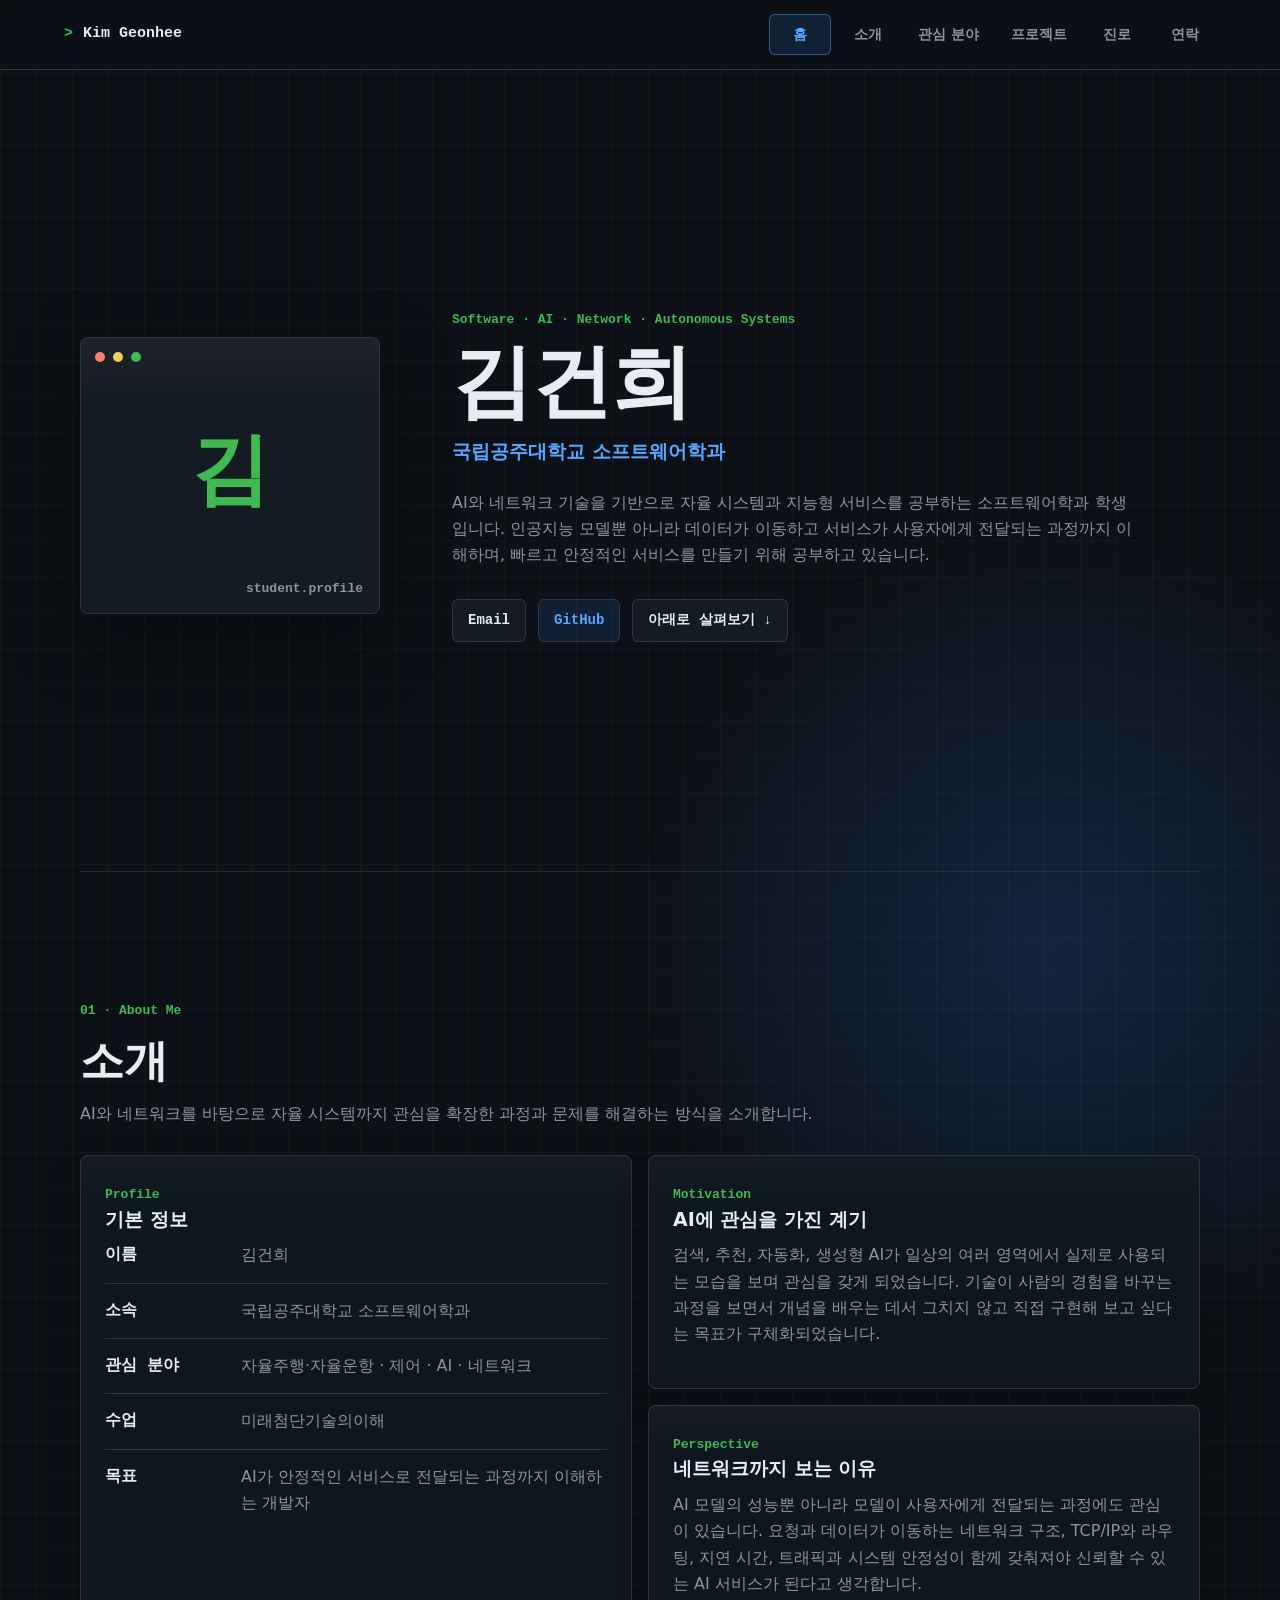
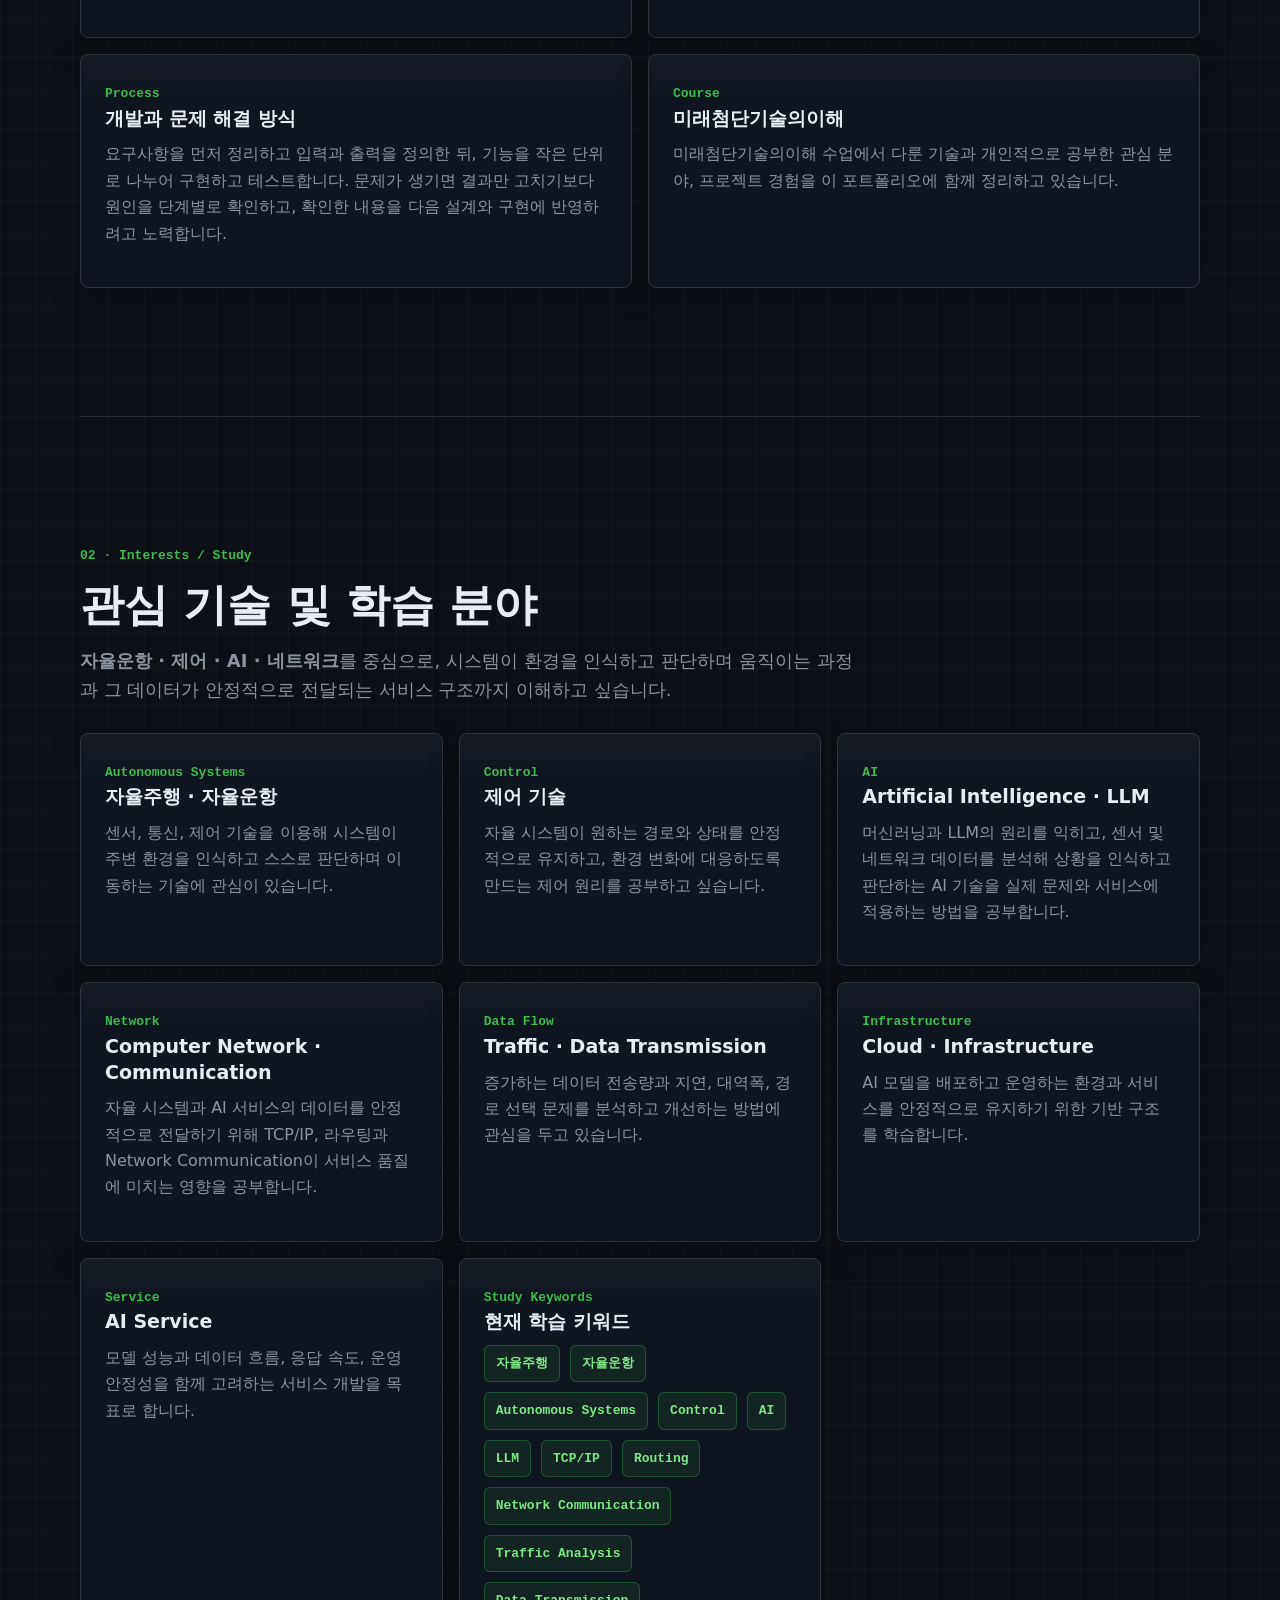
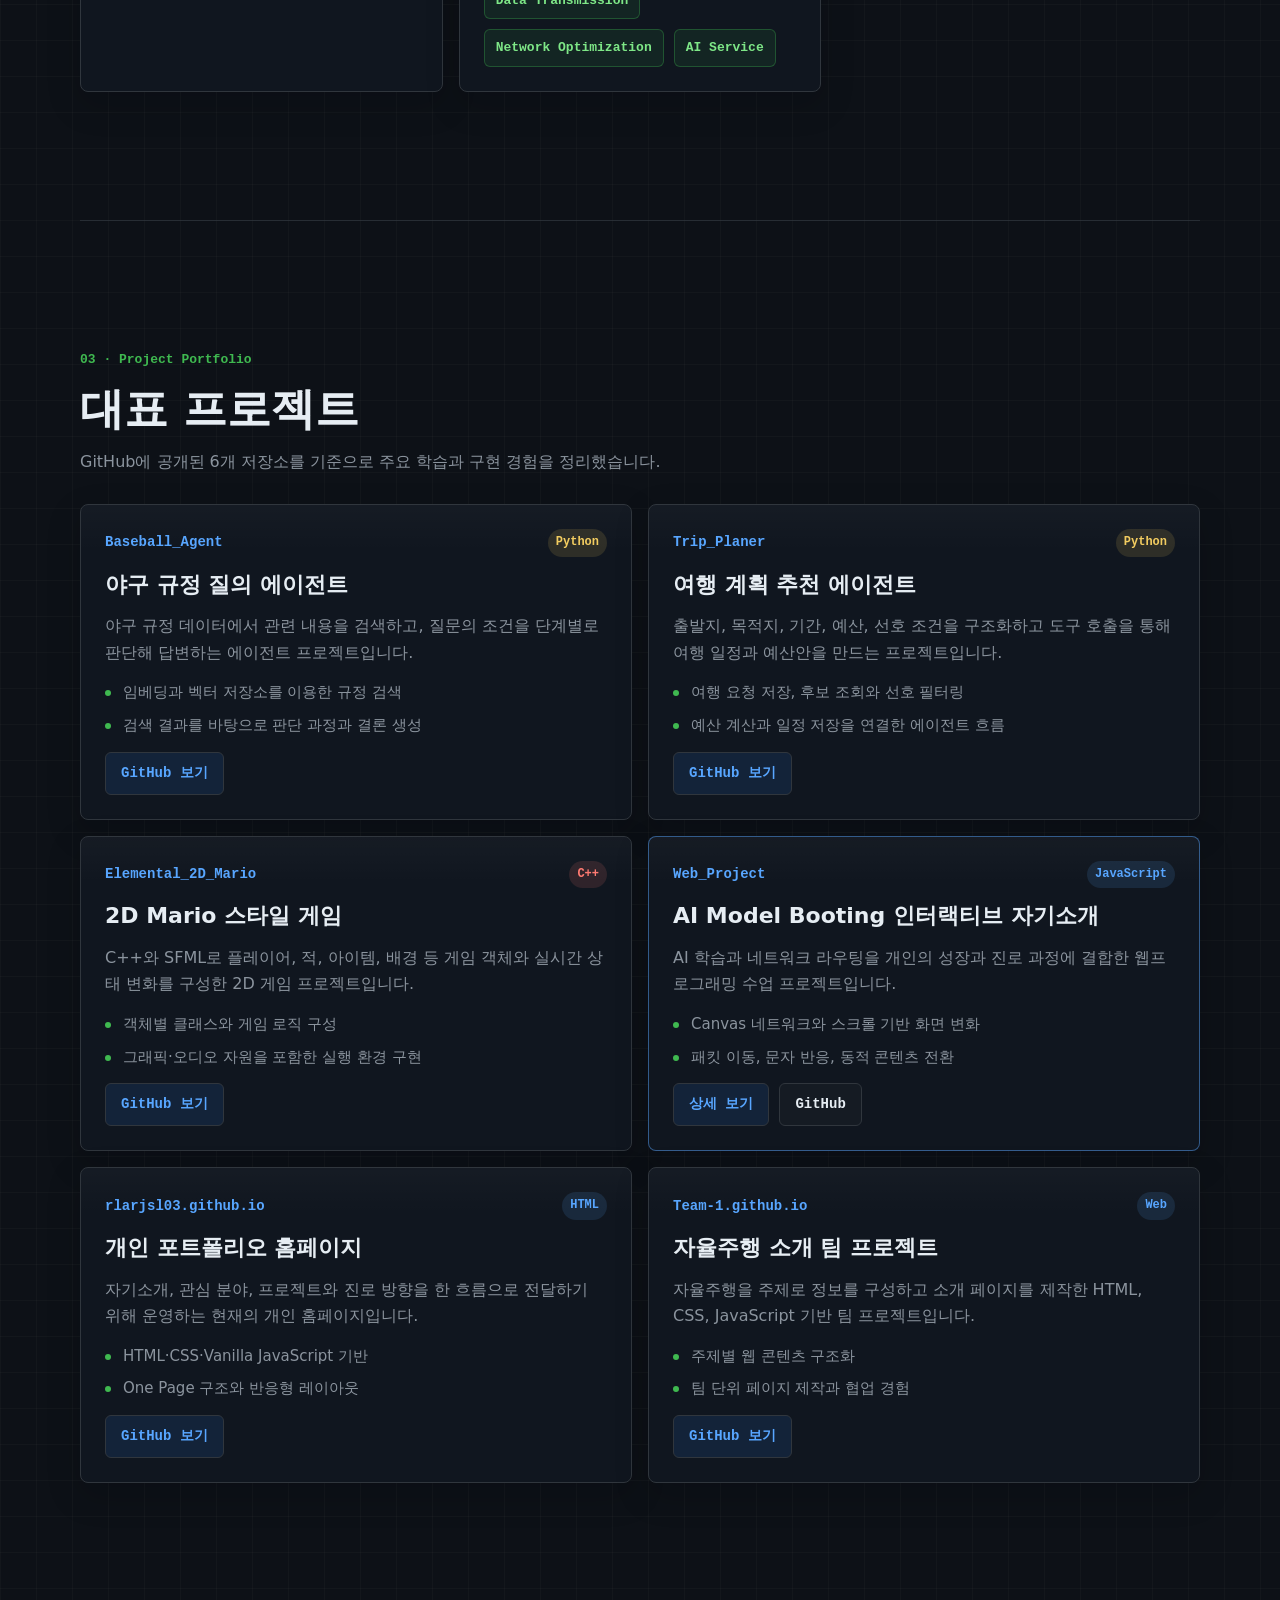
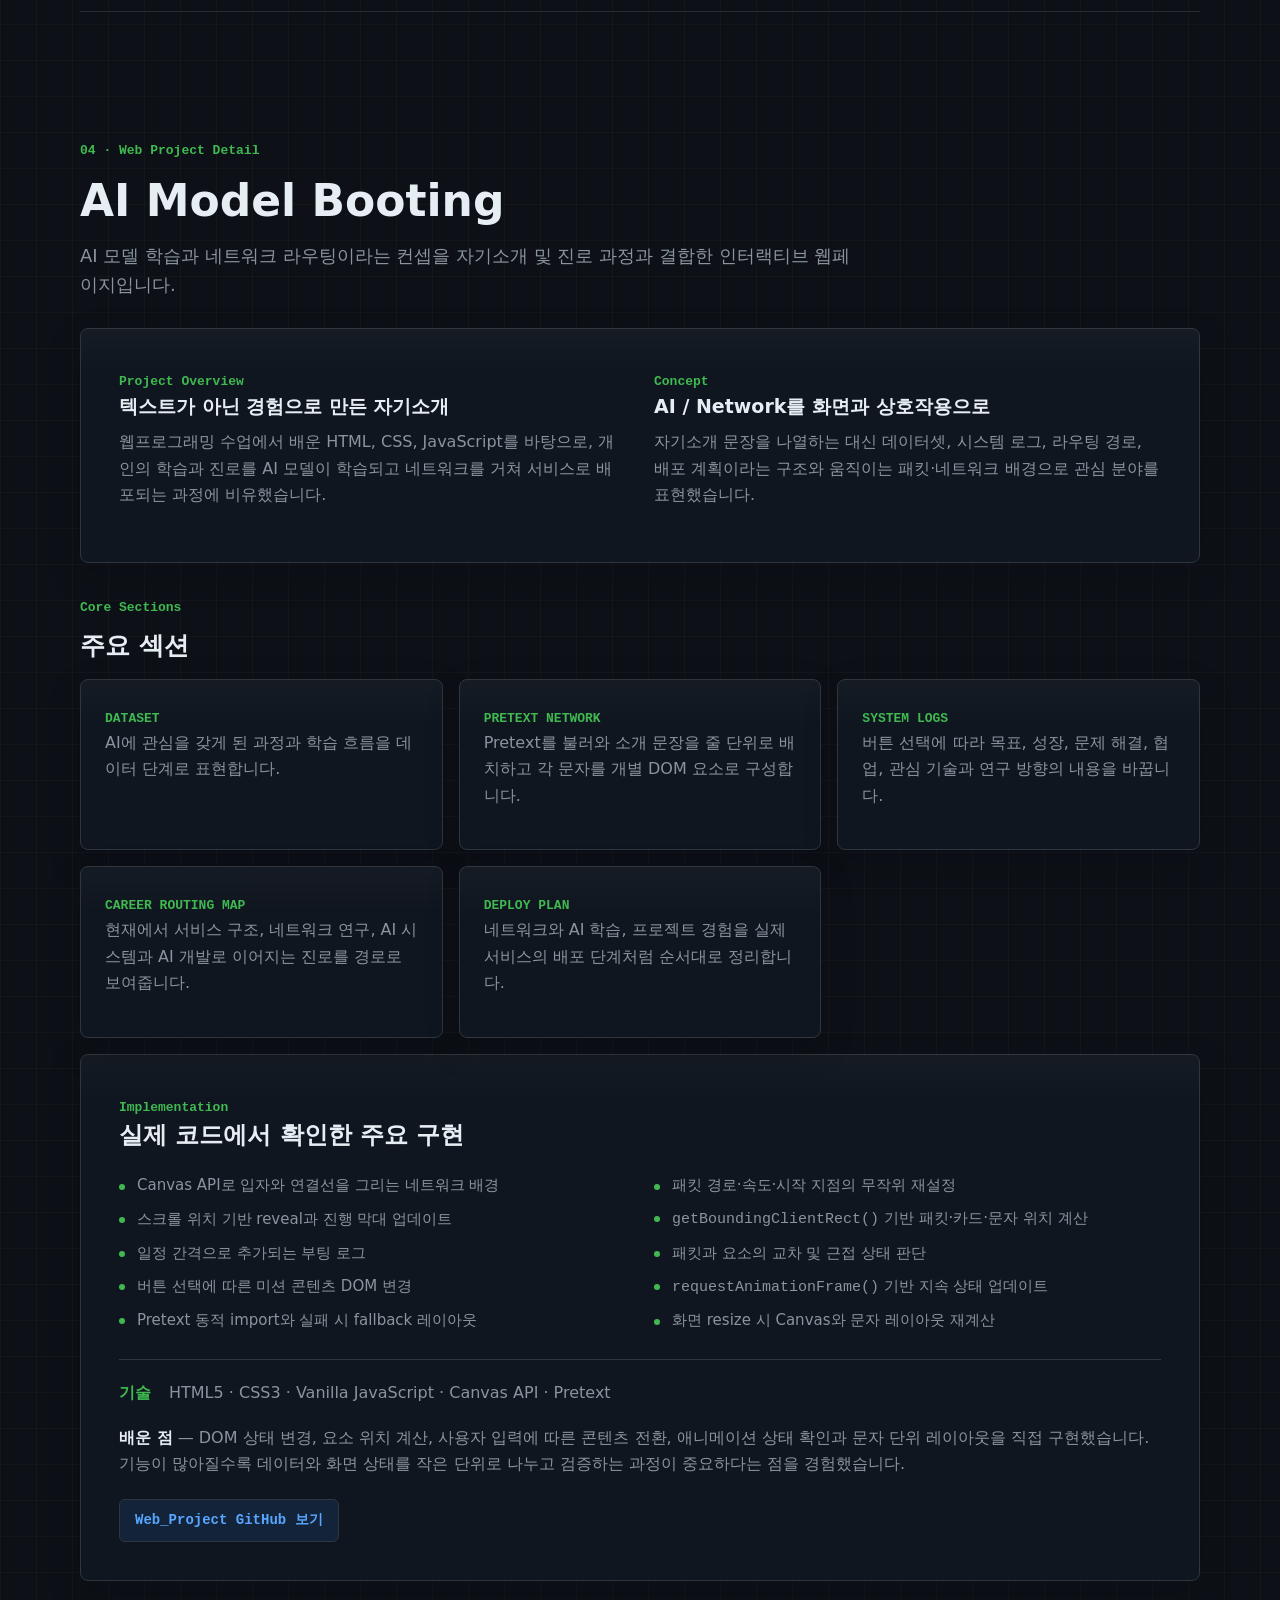
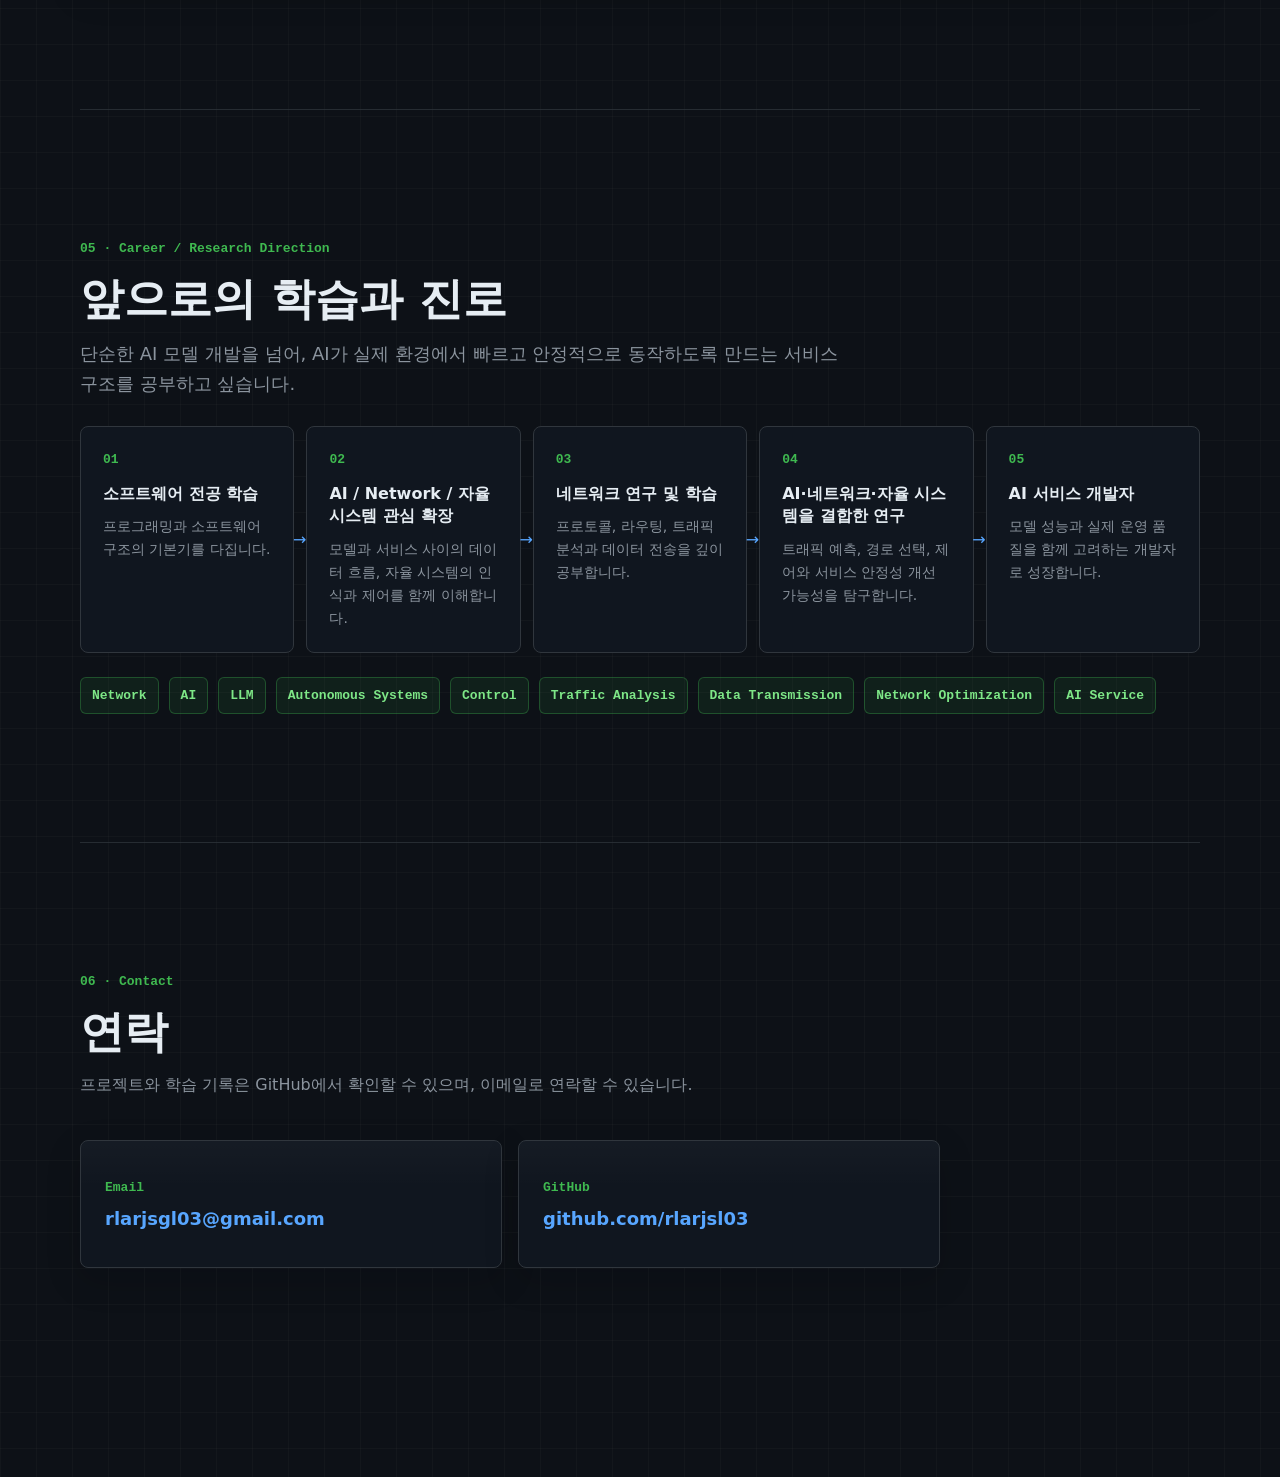
<file: index.html>
<!doctype html>
<html lang="ko">
<head>
  <meta charset="utf-8">
  <meta name="viewport" content="width=device-width, initial-scale=1">
  <meta name="description" content="AI와 네트워크를 기반으로 자율 시스템과 지능형 서비스를 공부하는 소프트웨어학과 학생 김건희의 포트폴리오입니다.">
  <title>김건희 | AI &amp; Network Portfolio</title>
  <link rel="stylesheet" href="styles.css">
  <script src="script.js" defer></script>
</head>
<body>
  <header class="site-header">
    <a class="brand" href="#home">Kim Geonhee</a>
    <nav class="top-tabs" aria-label="주요 섹션">
      <a class="active" href="#home">홈</a><a href="#about">소개</a><a href="#interests">관심 분야</a>
      <a href="#projects">프로젝트</a><a href="#career">진로</a><a href="#contact">연락</a>
    </nav>
  </header>

  <main>
    <section id="home" class="profile-hero page-section" aria-labelledby="home-title">
      <div class="profile-photo" aria-hidden="true">김</div>
      <div class="intro">
        <p class="eyebrow">Software · AI · Network · Autonomous Systems</p>
        <h1 id="home-title">김건희</h1>
        <p class="subtitle">국립공주대학교 소프트웨어학과</p>
        <p class="summary">AI와 네트워크 기술을 기반으로 자율 시스템과 지능형 서비스를 공부하는 소프트웨어학과 학생입니다. 인공지능 모델뿐 아니라 데이터가 이동하고 서비스가 사용자에게 전달되는 과정까지 이해하며, 빠르고 안정적인 서비스를 만들기 위해 공부하고 있습니다.</p>
        <div class="quick-links" aria-label="주요 링크">
          <a href="mailto:rlarjsgl03@gmail.com">Email</a>
          <a href="https://github.com/rlarjsl03" target="_blank" rel="noreferrer">GitHub</a>
          <a href="#about">아래로 살펴보기 ↓</a>
        </div>
      </div>
    </section>

    <section id="about" class="page-section" aria-labelledby="about-title">
      <div class="section-heading">
        <p class="eyebrow">01 · About Me</p><h2 id="about-title">소개</h2>
        <p>AI와 네트워크를 바탕으로 자율 시스템까지 관심을 확장한 과정과 문제를 해결하는 방식을 소개합니다.</p>
      </div>
      <div class="content-grid about-grid">
        <article class="panel">
          <span class="panel-label">Profile</span><h3>기본 정보</h3>
          <dl class="info-list">
            <div><dt>이름</dt><dd>김건희</dd></div>
            <div><dt>소속</dt><dd>국립공주대학교 소프트웨어학과</dd></div>
            <div><dt>관심 분야</dt><dd>자율주행·자율운항 · 제어 · AI · 네트워크</dd></div>
            <div><dt>수업</dt><dd>미래첨단기술의이해</dd></div>
            <div><dt>목표</dt><dd>AI가 안정적인 서비스로 전달되는 과정까지 이해하는 개발자</dd></div>
          </dl>
        </article>
        <article class="panel">
          <span class="panel-label">Motivation</span><h3>AI에 관심을 가진 계기</h3>
          <p>검색, 추천, 자동화, 생성형 AI가 일상의 여러 영역에서 실제로 사용되는 모습을 보며 관심을 갖게 되었습니다. 기술이 사람의 경험을 바꾸는 과정을 보면서 개념을 배우는 데서 그치지 않고 직접 구현해 보고 싶다는 목표가 구체화되었습니다.</p>
        </article>
        <article class="panel">
          <span class="panel-label">Perspective</span><h3>네트워크까지 보는 이유</h3>
          <p>AI 모델의 성능뿐 아니라 모델이 사용자에게 전달되는 과정에도 관심이 있습니다. 요청과 데이터가 이동하는 네트워크 구조, TCP/IP와 라우팅, 지연 시간, 트래픽과 시스템 안정성이 함께 갖춰져야 신뢰할 수 있는 AI 서비스가 된다고 생각합니다.</p>
        </article>
        <article class="panel">
          <span class="panel-label">Process</span><h3>개발과 문제 해결 방식</h3>
          <p>요구사항을 먼저 정리하고 입력과 출력을 정의한 뒤, 기능을 작은 단위로 나누어 구현하고 테스트합니다. 문제가 생기면 결과만 고치기보다 원인을 단계별로 확인하고, 확인한 내용을 다음 설계와 구현에 반영하려고 노력합니다.</p>
        </article>
        <article class="panel">
          <span class="panel-label">Course</span><h3>미래첨단기술의이해</h3>
          <p>미래첨단기술의이해 수업에서 다룬 기술과 개인적으로 공부한 관심 분야, 프로젝트 경험을 이 포트폴리오에 함께 정리하고 있습니다.</p>
        </article>
      </div>
    </section>

    <section id="interests" class="page-section" aria-labelledby="interests-title">
      <div class="section-heading">
        <p class="eyebrow">02 · Interests / Study</p><h2 id="interests-title">관심 기술 및 학습 분야</h2>
        <p class="section-lead"><strong>자율운항 · 제어 · AI · 네트워크</strong>를 중심으로, 시스템이 환경을 인식하고 판단하며 움직이는 과정과 그 데이터가 안정적으로 전달되는 서비스 구조까지 이해하고 싶습니다.</p>
      </div>
      <div class="content-grid interest-grid">
        <article class="panel"><span class="panel-label">Autonomous Systems</span><h3>자율주행 · 자율운항</h3><p>센서, 통신, 제어 기술을 이용해 시스템이 주변 환경을 인식하고 스스로 판단하며 이동하는 기술에 관심이 있습니다.</p></article>
        <article class="panel"><span class="panel-label">Control</span><h3>제어 기술</h3><p>자율 시스템이 원하는 경로와 상태를 안정적으로 유지하고, 환경 변화에 대응하도록 만드는 제어 원리를 공부하고 싶습니다.</p></article>
        <article class="panel"><span class="panel-label">AI</span><h3>Artificial Intelligence · LLM</h3><p>머신러닝과 LLM의 원리를 익히고, 센서 및 네트워크 데이터를 분석해 상황을 인식하고 판단하는 AI 기술을 실제 문제와 서비스에 적용하는 방법을 공부합니다.</p></article>
        <article class="panel"><span class="panel-label">Network</span><h3>Computer Network · Communication</h3><p>자율 시스템과 AI 서비스의 데이터를 안정적으로 전달하기 위해 TCP/IP, 라우팅과 Network Communication이 서비스 품질에 미치는 영향을 공부합니다.</p></article>
        <article class="panel"><span class="panel-label">Data Flow</span><h3>Traffic · Data Transmission</h3><p>증가하는 데이터 전송량과 지연, 대역폭, 경로 선택 문제를 분석하고 개선하는 방법에 관심을 두고 있습니다.</p></article>
        <article class="panel"><span class="panel-label">Infrastructure</span><h3>Cloud · Infrastructure</h3><p>AI 모델을 배포하고 운영하는 환경과 서비스를 안정적으로 유지하기 위한 기반 구조를 학습합니다.</p></article>
        <article class="panel"><span class="panel-label">Service</span><h3>AI Service</h3><p>모델 성능과 데이터 흐름, 응답 속도, 운영 안정성을 함께 고려하는 서비스 개발을 목표로 합니다.</p></article>
        <article class="panel"><span class="panel-label">Study Keywords</span><h3>현재 학습 키워드</h3><ul class="tag-list"><li>자율주행</li><li>자율운항</li><li>Autonomous Systems</li><li>Control</li><li>AI</li><li>LLM</li><li>TCP/IP</li><li>Routing</li><li>Network Communication</li><li>Traffic Analysis</li><li>Data Transmission</li><li>Network Optimization</li><li>AI Service</li></ul></article>
      </div>
    </section>

    <section id="projects" class="page-section" aria-labelledby="projects-title">
      <div class="section-heading">
        <p class="eyebrow">03 · Project Portfolio</p><h2 id="projects-title">대표 프로젝트</h2>
        <p>GitHub에 공개된 6개 저장소를 기준으로 주요 학습과 구현 경험을 정리했습니다.</p>
      </div>
      <div class="project-grid">
        <article class="panel project-card">
          <div class="project-topline"><span class="repo-name">Baseball_Agent</span><span class="repo-language python">Python</span></div>
          <h3>야구 규정 질의 에이전트</h3><p>야구 규정 데이터에서 관련 내용을 검색하고, 질문의 조건을 단계별로 판단해 답변하는 에이전트 프로젝트입니다.</p>
          <ul class="note-list"><li>임베딩과 벡터 저장소를 이용한 규정 검색</li><li>검색 결과를 바탕으로 판단 과정과 결론 생성</li></ul>
          <a class="text-button" href="https://github.com/rlarjsl03/Baseball_Agent" target="_blank" rel="noreferrer">GitHub 보기</a>
        </article>
        <article class="panel project-card">
          <div class="project-topline"><span class="repo-name">Trip_Planer</span><span class="repo-language python">Python</span></div>
          <h3>여행 계획 추천 에이전트</h3><p>출발지, 목적지, 기간, 예산, 선호 조건을 구조화하고 도구 호출을 통해 여행 일정과 예산안을 만드는 프로젝트입니다.</p>
          <ul class="note-list"><li>여행 요청 저장, 후보 조회와 선호 필터링</li><li>예산 계산과 일정 저장을 연결한 에이전트 흐름</li></ul>
          <a class="text-button" href="https://github.com/rlarjsl03/Trip_Planer" target="_blank" rel="noreferrer">GitHub 보기</a>
        </article>
        <article class="panel project-card">
          <div class="project-topline"><span class="repo-name">Elemental_2D_Mario</span><span class="repo-language cpp">C++</span></div>
          <h3>2D Mario 스타일 게임</h3><p>C++와 SFML로 플레이어, 적, 아이템, 배경 등 게임 객체와 실시간 상태 변화를 구성한 2D 게임 프로젝트입니다.</p>
          <ul class="note-list"><li>객체별 클래스와 게임 로직 구성</li><li>그래픽·오디오 자원을 포함한 실행 환경 구현</li></ul>
          <a class="text-button" href="https://github.com/rlarjsl03/Elemental_2D_Mario" target="_blank" rel="noreferrer">GitHub 보기</a>
        </article>
        <article class="panel project-card featured-card">
          <div class="project-topline"><span class="repo-name">Web_Project</span><span class="repo-language web">JavaScript</span></div>
          <h3>AI Model Booting 인터랙티브 자기소개</h3><p>AI 학습과 네트워크 라우팅을 개인의 성장과 진로 과정에 결합한 웹프로그래밍 수업 프로젝트입니다.</p>
          <ul class="note-list"><li>Canvas 네트워크와 스크롤 기반 화면 변화</li><li>패킷 이동, 문자 반응, 동적 콘텐츠 전환</li></ul>
          <div class="card-actions"><a class="text-button" href="#web-project">상세 보기</a><a class="text-button secondary" href="https://github.com/rlarjsl03/Web_Project" target="_blank" rel="noreferrer">GitHub</a></div>
        </article>
        <article class="panel project-card">
          <div class="project-topline"><span class="repo-name">rlarjsl03.github.io</span><span class="repo-language web">HTML</span></div>
          <h3>개인 포트폴리오 홈페이지</h3><p>자기소개, 관심 분야, 프로젝트와 진로 방향을 한 흐름으로 전달하기 위해 운영하는 현재의 개인 홈페이지입니다.</p>
          <ul class="note-list"><li>HTML·CSS·Vanilla JavaScript 기반</li><li>One Page 구조와 반응형 레이아웃</li></ul>
          <a class="text-button" href="https://github.com/rlarjsl03/rlarjsl03.github.io" target="_blank" rel="noreferrer">GitHub 보기</a>
        </article>
        <article class="panel project-card">
          <div class="project-topline"><span class="repo-name">Team-1.github.io</span><span class="repo-language web">Web</span></div>
          <h3>자율주행 소개 팀 프로젝트</h3><p>자율주행을 주제로 정보를 구성하고 소개 페이지를 제작한 HTML, CSS, JavaScript 기반 팀 프로젝트입니다.</p>
          <ul class="note-list"><li>주제별 웹 콘텐츠 구조화</li><li>팀 단위 페이지 제작과 협업 경험</li></ul>
          <a class="text-button" href="https://github.com/rlarjsl03/Team-1.github.io" target="_blank" rel="noreferrer">GitHub 보기</a>
        </article>
      </div>
    </section>

    <section id="web-project" class="page-section" aria-labelledby="web-project-title">
      <div class="section-heading">
        <p class="eyebrow">04 · Web Project Detail</p><h2 id="web-project-title">AI Model Booting</h2>
        <p class="section-lead">AI 모델 학습과 네트워크 라우팅이라는 컨셉을 자기소개 및 진로 과정과 결합한 인터랙티브 웹페이지입니다.</p>
      </div>
      <article class="panel detail-panel">
        <div class="detail-grid">
          <div><span class="panel-label">Project Overview</span><h3>텍스트가 아닌 경험으로 만든 자기소개</h3><p>웹프로그래밍 수업에서 배운 HTML, CSS, JavaScript를 바탕으로, 개인의 학습과 진로를 AI 모델이 학습되고 네트워크를 거쳐 서비스로 배포되는 과정에 비유했습니다.</p></div>
          <div><span class="panel-label">Concept</span><h3>AI / Network를 화면과 상호작용으로</h3><p>자기소개 문장을 나열하는 대신 데이터셋, 시스템 로그, 라우팅 경로, 배포 계획이라는 구조와 움직이는 패킷·네트워크 배경으로 관심 분야를 표현했습니다.</p></div>
        </div>
      </article>
      <div class="section-heading subheading"><p class="eyebrow">Core Sections</p><h3>주요 섹션</h3></div>
      <div class="content-grid web-section-grid">
        <article class="panel"><span class="panel-label">DATASET</span><p>AI에 관심을 갖게 된 과정과 학습 흐름을 데이터 단계로 표현합니다.</p></article>
        <article class="panel"><span class="panel-label">PRETEXT NETWORK</span><p>Pretext를 불러와 소개 문장을 줄 단위로 배치하고 각 문자를 개별 DOM 요소로 구성합니다.</p></article>
        <article class="panel"><span class="panel-label">SYSTEM LOGS</span><p>버튼 선택에 따라 목표, 성장, 문제 해결, 협업, 관심 기술과 연구 방향의 내용을 바꿉니다.</p></article>
        <article class="panel"><span class="panel-label">CAREER ROUTING MAP</span><p>현재에서 서비스 구조, 네트워크 연구, AI 시스템과 AI 개발로 이어지는 진로를 경로로 보여줍니다.</p></article>
        <article class="panel"><span class="panel-label">DEPLOY PLAN</span><p>네트워크와 AI 학습, 프로젝트 경험을 실제 서비스의 배포 단계처럼 순서대로 정리합니다.</p></article>
      </div>
      <article class="panel implementation-panel">
        <span class="panel-label">Implementation</span><h3>실제 코드에서 확인한 주요 구현</h3>
        <div class="detail-grid">
          <ul class="note-list"><li>Canvas API로 입자와 연결선을 그리는 네트워크 배경</li><li>스크롤 위치 기반 reveal과 진행 막대 업데이트</li><li>일정 간격으로 추가되는 부팅 로그</li><li>버튼 선택에 따른 미션 콘텐츠 DOM 변경</li><li>Pretext 동적 import와 실패 시 fallback 레이아웃</li></ul>
          <ul class="note-list"><li>패킷 경로·속도·시작 지점의 무작위 재설정</li><li><code>getBoundingClientRect()</code> 기반 패킷·카드·문자 위치 계산</li><li>패킷과 요소의 교차 및 근접 상태 판단</li><li><code>requestAnimationFrame()</code> 기반 지속 상태 업데이트</li><li>화면 resize 시 Canvas와 문자 레이아웃 재계산</li></ul>
        </div>
        <div class="tech-line"><strong>기술</strong><span>HTML5 · CSS3 · Vanilla JavaScript · Canvas API · Pretext</span></div>
        <p class="learning-note"><strong>배운 점</strong> — DOM 상태 변경, 요소 위치 계산, 사용자 입력에 따른 콘텐츠 전환, 애니메이션 상태 확인과 문자 단위 레이아웃을 직접 구현했습니다. 기능이 많아질수록 데이터와 화면 상태를 작은 단위로 나누고 검증하는 과정이 중요하다는 점을 경험했습니다.</p>
        <a class="text-button" href="https://github.com/rlarjsl03/Web_Project" target="_blank" rel="noreferrer">Web_Project GitHub 보기</a>
      </article>
    </section>

    <section id="career" class="page-section" aria-labelledby="career-title">
      <div class="section-heading">
        <p class="eyebrow">05 · Career / Research Direction</p><h2 id="career-title">앞으로의 학습과 진로</h2>
        <p class="section-lead">단순한 AI 모델 개발을 넘어, AI가 실제 환경에서 빠르고 안정적으로 동작하도록 만드는 서비스 구조를 공부하고 싶습니다.</p>
      </div>
      <ol class="career-route" aria-label="진로 방향">
        <li><span>01</span><div><strong>소프트웨어 전공 학습</strong><p>프로그래밍과 소프트웨어 구조의 기본기를 다집니다.</p></div></li>
        <li><span>02</span><div><strong>AI / Network / 자율 시스템 관심 확장</strong><p>모델과 서비스 사이의 데이터 흐름, 자율 시스템의 인식과 제어를 함께 이해합니다.</p></div></li>
        <li><span>03</span><div><strong>네트워크 연구 및 학습</strong><p>프로토콜, 라우팅, 트래픽 분석과 데이터 전송을 깊이 공부합니다.</p></div></li>
        <li><span>04</span><div><strong>AI·네트워크·자율 시스템을 결합한 연구</strong><p>트래픽 예측, 경로 선택, 제어와 서비스 안정성 개선 가능성을 탐구합니다.</p></div></li>
        <li><span>05</span><div><strong>AI 서비스 개발자</strong><p>모델 성능과 실제 운영 품질을 함께 고려하는 개발자로 성장합니다.</p></div></li>
      </ol>
      <ul class="tag-list career-tags"><li>Network</li><li>AI</li><li>LLM</li><li>Autonomous Systems</li><li>Control</li><li>Traffic Analysis</li><li>Data Transmission</li><li>Network Optimization</li><li>AI Service</li></ul>
    </section>

    <section id="contact" class="page-section contact-section" aria-labelledby="contact-title">
      <div class="section-heading"><p class="eyebrow">06 · Contact</p><h2 id="contact-title">연락</h2><p>프로젝트와 학습 기록은 GitHub에서 확인할 수 있으며, 이메일로 연락할 수 있습니다.</p></div>
      <div class="contact-links">
        <a class="panel contact-card" href="mailto:rlarjsgl03@gmail.com"><span class="panel-label">Email</span><strong>rlarjsgl03@gmail.com</strong></a>
        <a class="panel contact-card" href="https://github.com/rlarjsl03" target="_blank" rel="noreferrer"><span class="panel-label">GitHub</span><strong>github.com/rlarjsl03</strong></a>
      </div>
    </section>
  </main>
</body>
</html>
</file>
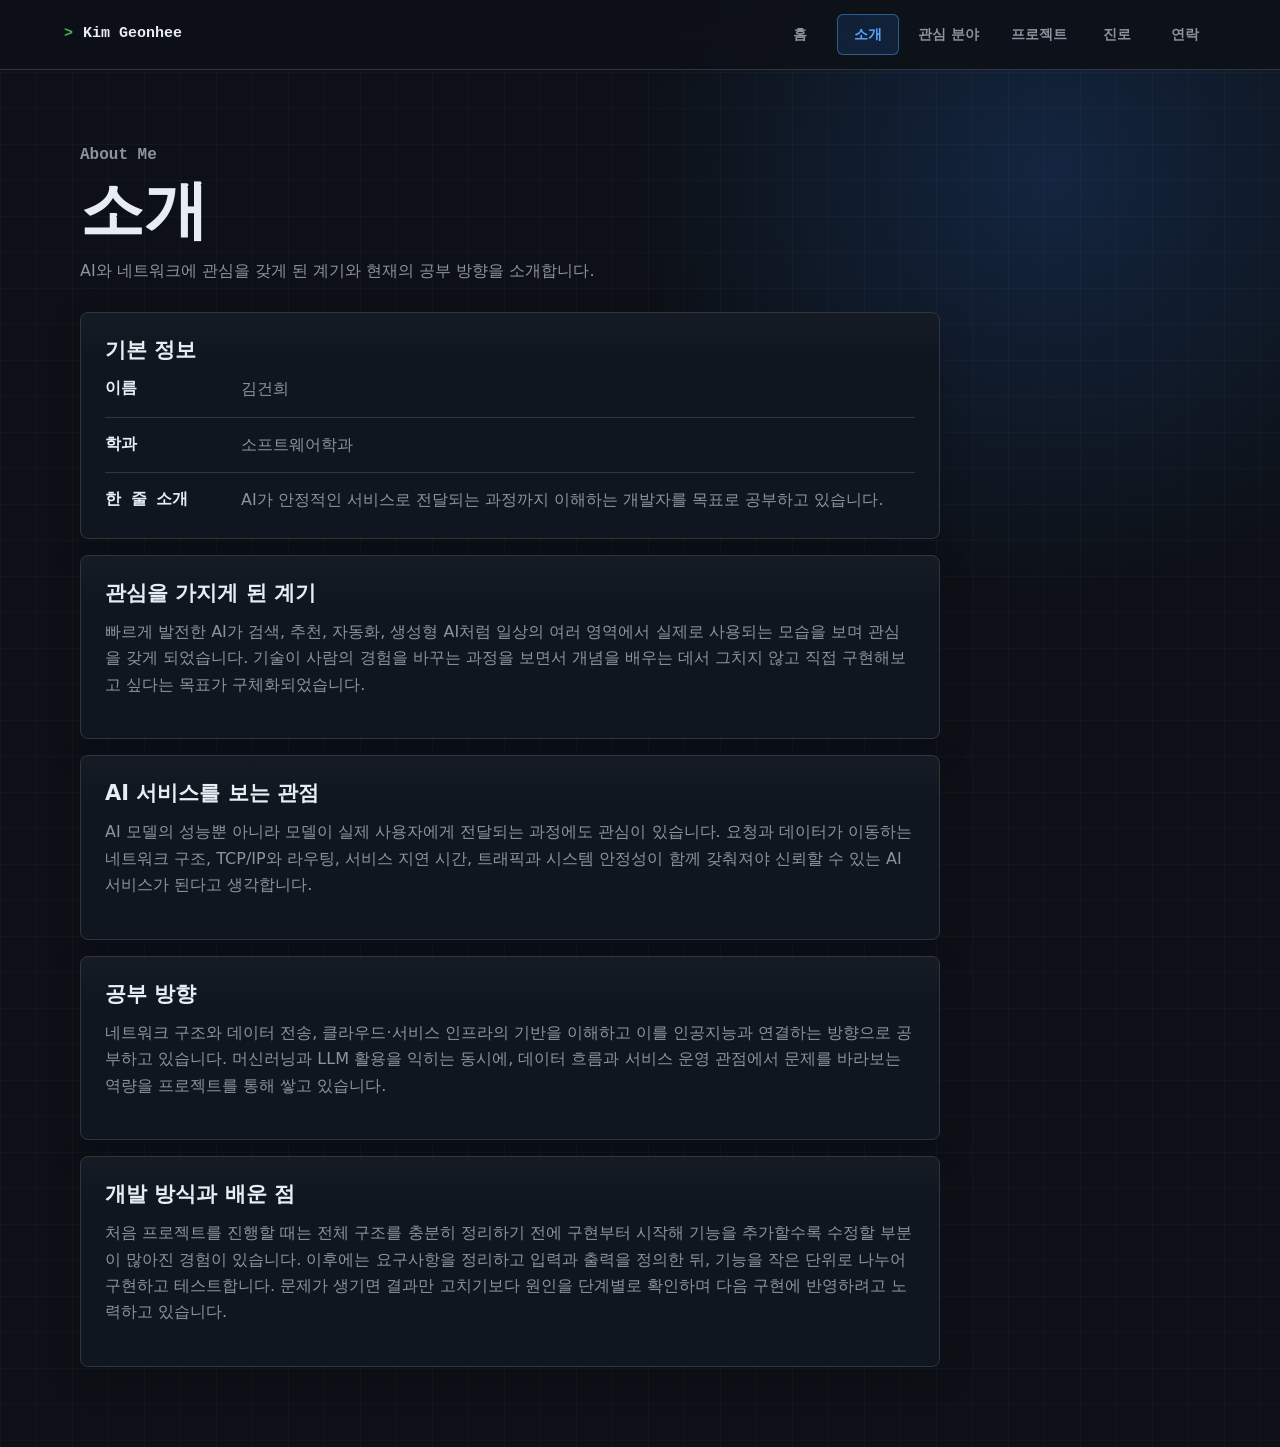
<file: about.html>
<!doctype html>
<html lang="ko">
  <head>
    <meta charset="utf-8">
    <meta name="viewport" content="width=device-width, initial-scale=1">
    <title>소개 | 김건희 개인 홈페이지</title>
    <link rel="stylesheet" href="styles.css">
  </head>
  <body>
    <header class="site-header">
      <a class="brand" href="index.html#home">Kim Geonhee</a>
      <nav class="top-tabs" aria-label="메인 포트폴리오 섹션">
        <a href="index.html#home">홈</a>
        <a class="active" href="index.html#about">소개</a>
        <a href="index.html#interests">관심 분야</a>
        <a href="index.html#projects">프로젝트</a>
        <a href="index.html#career">진로</a>
        <a href="index.html#contact">연락</a>
      </nav>
    </header>

    <main class="page">
      <section class="page-title">
        <p class="eyebrow">About Me</p>
        <h1>소개</h1>
        <p>AI와 네트워크에 관심을 갖게 된 계기와 현재의 공부 방향을 소개합니다.</p>
      </section>

      <section class="stack">
        <article class="panel">
          <h2>기본 정보</h2>
          <dl class="info-list">
            <div>
              <dt>이름</dt>
              <dd>김건희</dd>
            </div>
            <div>
              <dt>학과</dt>
              <dd>소프트웨어학과</dd>
            </div>
            <div>
              <dt>한 줄 소개</dt>
              <dd>AI가 안정적인 서비스로 전달되는 과정까지 이해하는 개발자를 목표로 공부하고 있습니다.</dd>
            </div>
          </dl>
        </article>

        <article class="panel">
          <h2>관심을 가지게 된 계기</h2>
          <p>
            빠르게 발전한 AI가 검색, 추천, 자동화, 생성형 AI처럼 일상의 여러 영역에서
            실제로 사용되는 모습을 보며 관심을 갖게 되었습니다. 기술이 사람의 경험을
            바꾸는 과정을 보면서 개념을 배우는 데서 그치지 않고 직접 구현해보고 싶다는
            목표가 구체화되었습니다.
          </p>
        </article>

        <article class="panel">
          <h2>AI 서비스를 보는 관점</h2>
          <p>
            AI 모델의 성능뿐 아니라 모델이 실제 사용자에게 전달되는 과정에도 관심이 있습니다.
            요청과 데이터가 이동하는 네트워크 구조, TCP/IP와 라우팅, 서비스 지연 시간,
            트래픽과 시스템 안정성이 함께 갖춰져야 신뢰할 수 있는 AI 서비스가 된다고 생각합니다.
          </p>
        </article>

        <article class="panel">
          <h2>공부 방향</h2>
          <p>
            네트워크 구조와 데이터 전송, 클라우드·서비스 인프라의 기반을 이해하고 이를
            인공지능과 연결하는 방향으로 공부하고 있습니다. 머신러닝과 LLM 활용을 익히는 동시에,
            데이터 흐름과 서비스 운영 관점에서 문제를 바라보는 역량을 프로젝트를 통해 쌓고 있습니다.
          </p>
        </article>

        <article class="panel">
          <h2>개발 방식과 배운 점</h2>
          <p>
            처음 프로젝트를 진행할 때는 전체 구조를 충분히 정리하기 전에 구현부터 시작해
            기능을 추가할수록 수정할 부분이 많아진 경험이 있습니다. 이후에는 요구사항을 정리하고
            입력과 출력을 정의한 뒤, 기능을 작은 단위로 나누어 구현하고 테스트합니다. 문제가 생기면
            결과만 고치기보다 원인을 단계별로 확인하며 다음 구현에 반영하려고 노력하고 있습니다.
          </p>
        </article>
      </section>
    </main>
  </body>
</html>
</file>
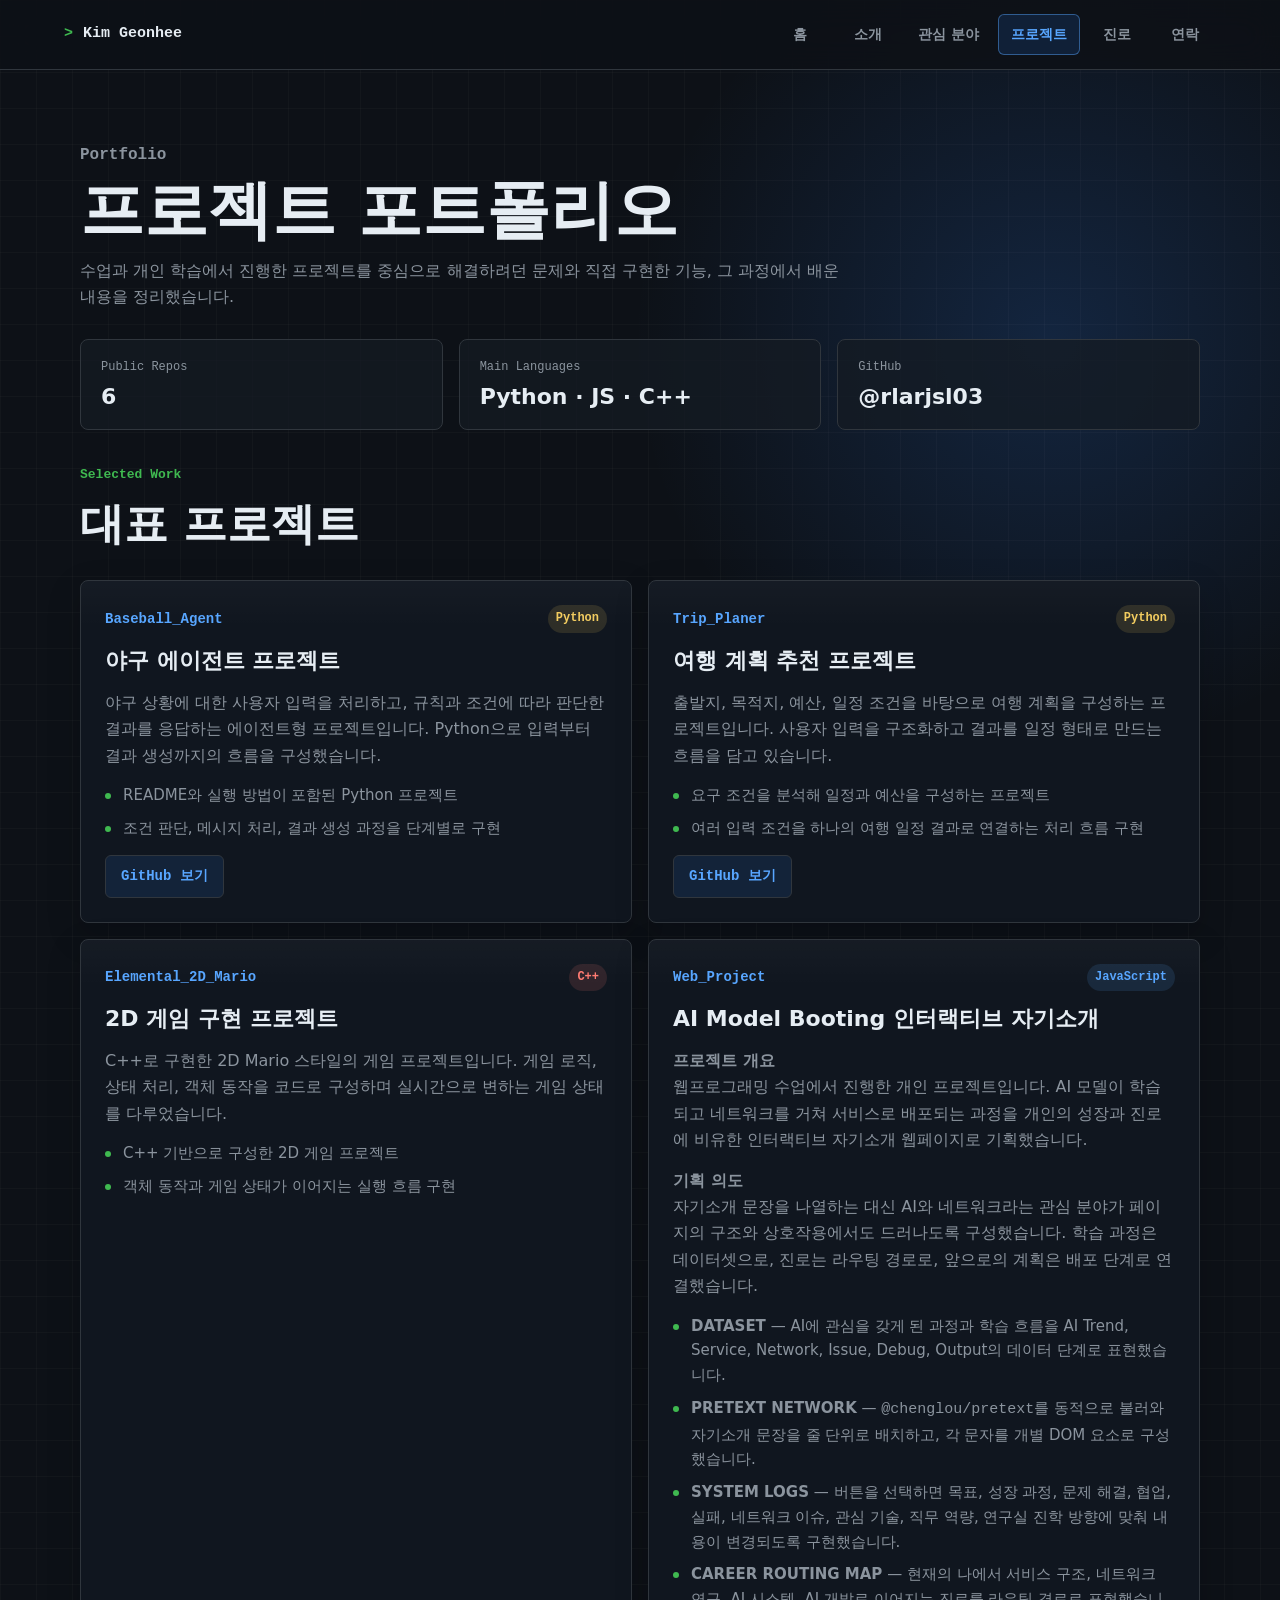
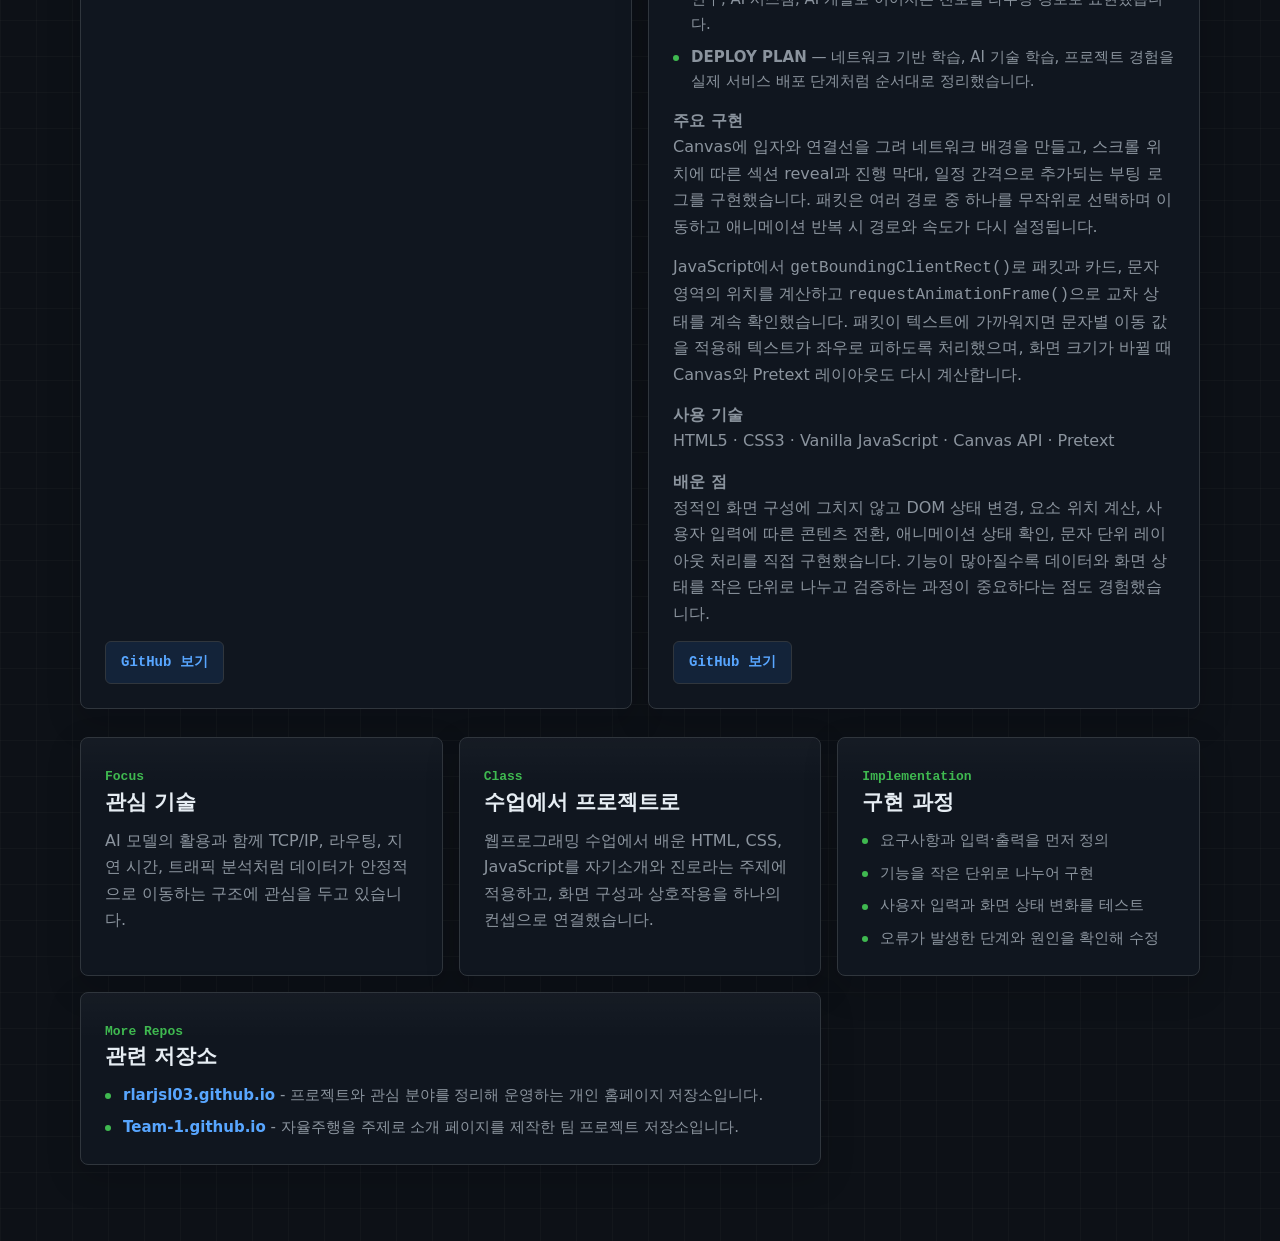
<file: classes.html>
<!doctype html>
<html lang="ko">
  <head>
    <meta charset="utf-8">
    <meta name="viewport" content="width=device-width, initial-scale=1">
    <title>포트폴리오 | 김건희 개인 홈페이지</title>
    <link rel="stylesheet" href="styles.css">
  </head>
  <body>
    <header class="site-header">
      <a class="brand" href="index.html#home">Kim Geonhee</a>
      <nav class="top-tabs" aria-label="메인 포트폴리오 섹션">
        <a href="index.html#home">홈</a>
        <a href="index.html#about">소개</a>
        <a href="index.html#interests">관심 분야</a>
        <a class="active" href="index.html#projects">프로젝트</a>
        <a href="index.html#career">진로</a>
        <a href="index.html#contact">연락</a>
      </nav>
    </header>

    <main class="page">
      <section class="page-title">
        <p class="eyebrow">Portfolio</p>
        <h1>프로젝트 포트폴리오</h1>
        <p>
          수업과 개인 학습에서 진행한 프로젝트를 중심으로 해결하려던 문제와
          직접 구현한 기능, 그 과정에서 배운 내용을 정리했습니다.
        </p>
      </section>

      <section class="stats-grid" aria-label="GitHub 요약">
        <article class="stat-card">
          <span>Public Repos</span>
          <strong>6</strong>
        </article>
        <article class="stat-card">
          <span>Main Languages</span>
          <strong>Python · JS · C++</strong>
        </article>
        <article class="stat-card">
          <span>GitHub</span>
          <strong>@rlarjsl03</strong>
        </article>
      </section>

      <section class="section-block">
        <div class="section-heading">
          <p class="eyebrow">Selected Work</p>
          <h2>대표 프로젝트</h2>
        </div>

        <div class="project-grid">
          <article class="panel project-card">
            <div class="project-topline">
              <span class="repo-name">Baseball_Agent</span>
              <span class="repo-language python">Python</span>
            </div>
            <h3>야구 에이전트 프로젝트</h3>
            <p>
              야구 상황에 대한 사용자 입력을 처리하고, 규칙과 조건에 따라 판단한 결과를
              응답하는 에이전트형 프로젝트입니다. Python으로 입력부터 결과 생성까지의
              흐름을 구성했습니다.
            </p>
            <ul class="note-list">
              <li>README와 실행 방법이 포함된 Python 프로젝트</li>
              <li>조건 판단, 메시지 처리, 결과 생성 과정을 단계별로 구현</li>
            </ul>
            <a class="text-button" href="https://github.com/rlarjsl03/Baseball_Agent" target="_blank" rel="noreferrer">GitHub 보기</a>
          </article>

          <article class="panel project-card">
            <div class="project-topline">
              <span class="repo-name">Trip_Planer</span>
              <span class="repo-language python">Python</span>
            </div>
            <h3>여행 계획 추천 프로젝트</h3>
            <p>
              출발지, 목적지, 예산, 일정 조건을 바탕으로 여행 계획을 구성하는
              프로젝트입니다. 사용자 입력을 구조화하고 결과를 일정 형태로 만드는
              흐름을 담고 있습니다.
            </p>
            <ul class="note-list">
              <li>요구 조건을 분석해 일정과 예산을 구성하는 프로젝트</li>
              <li>여러 입력 조건을 하나의 여행 일정 결과로 연결하는 처리 흐름 구현</li>
            </ul>
            <a class="text-button" href="https://github.com/rlarjsl03/Trip_Planer" target="_blank" rel="noreferrer">GitHub 보기</a>
          </article>

          <article class="panel project-card">
            <div class="project-topline">
              <span class="repo-name">Elemental_2D_Mario</span>
              <span class="repo-language cpp">C++</span>
            </div>
            <h3>2D 게임 구현 프로젝트</h3>
            <p>
              C++로 구현한 2D Mario 스타일의 게임 프로젝트입니다. 게임 로직,
              상태 처리, 객체 동작을 코드로 구성하며 실시간으로 변하는 게임 상태를
              다루었습니다.
            </p>
            <ul class="note-list">
              <li>C++ 기반으로 구성한 2D 게임 프로젝트</li>
              <li>객체 동작과 게임 상태가 이어지는 실행 흐름 구현</li>
            </ul>
            <a class="text-button" href="https://github.com/rlarjsl03/Elemental_2D_Mario" target="_blank" rel="noreferrer">GitHub 보기</a>
          </article>

          <article class="panel project-card">
            <div class="project-topline">
              <span class="repo-name">Web_Project</span>
              <span class="repo-language web">JavaScript</span>
            </div>
            <h3>AI Model Booting 인터랙티브 자기소개</h3>
            <p>
              <strong>프로젝트 개요</strong><br>
              웹프로그래밍 수업에서 진행한 개인 프로젝트입니다. AI 모델이 학습되고
              네트워크를 거쳐 서비스로 배포되는 과정을 개인의 성장과 진로에 비유한
              인터랙티브 자기소개 웹페이지로 기획했습니다.
            </p>
            <p>
              <strong>기획 의도</strong><br>
              자기소개 문장을 나열하는 대신 AI와 네트워크라는 관심 분야가 페이지의
              구조와 상호작용에서도 드러나도록 구성했습니다. 학습 과정은 데이터셋으로,
              진로는 라우팅 경로로, 앞으로의 계획은 배포 단계로 연결했습니다.
            </p>
            <ul class="note-list">
              <li><strong>DATASET</strong> — AI에 관심을 갖게 된 과정과 학습 흐름을 AI Trend, Service, Network, Issue, Debug, Output의 데이터 단계로 표현했습니다.</li>
              <li><strong>PRETEXT NETWORK</strong> — <code>@chenglou/pretext</code>를 동적으로 불러와 자기소개 문장을 줄 단위로 배치하고, 각 문자를 개별 DOM 요소로 구성했습니다.</li>
              <li><strong>SYSTEM LOGS</strong> — 버튼을 선택하면 목표, 성장 과정, 문제 해결, 협업, 실패, 네트워크 이슈, 관심 기술, 직무 역량, 연구실 진학 방향에 맞춰 내용이 변경되도록 구현했습니다.</li>
              <li><strong>CAREER ROUTING MAP</strong> — 현재의 나에서 서비스 구조, 네트워크 연구, AI 시스템, AI 개발로 이어지는 진로를 라우팅 경로로 표현했습니다.</li>
              <li><strong>DEPLOY PLAN</strong> — 네트워크 기반 학습, AI 기술 학습, 프로젝트 경험을 실제 서비스 배포 단계처럼 순서대로 정리했습니다.</li>
            </ul>
            <p>
              <strong>주요 구현</strong><br>
              Canvas에 입자와 연결선을 그려 네트워크 배경을 만들고, 스크롤 위치에 따른
              섹션 reveal과 진행 막대, 일정 간격으로 추가되는 부팅 로그를 구현했습니다.
              패킷은 여러 경로 중 하나를 무작위로 선택하며 이동하고 애니메이션 반복 시
              경로와 속도가 다시 설정됩니다.
            </p>
            <p>
              JavaScript에서 <code>getBoundingClientRect()</code>로 패킷과 카드, 문자 영역의
              위치를 계산하고 <code>requestAnimationFrame()</code>으로 교차 상태를 계속 확인했습니다.
              패킷이 텍스트에 가까워지면 문자별 이동 값을 적용해 텍스트가 좌우로 피하도록
              처리했으며, 화면 크기가 바뀔 때 Canvas와 Pretext 레이아웃도 다시 계산합니다.
            </p>
            <p>
              <strong>사용 기술</strong><br>
              HTML5 · CSS3 · Vanilla JavaScript · Canvas API · Pretext
            </p>
            <p>
              <strong>배운 점</strong><br>
              정적인 화면 구성에 그치지 않고 DOM 상태 변경, 요소 위치 계산, 사용자 입력에 따른
              콘텐츠 전환, 애니메이션 상태 확인, 문자 단위 레이아웃 처리를 직접 구현했습니다.
              기능이 많아질수록 데이터와 화면 상태를 작은 단위로 나누고 검증하는 과정이 중요하다는
              점도 경험했습니다.
            </p>
            <a class="text-button" href="https://github.com/rlarjsl03/Web_Project" target="_blank" rel="noreferrer">GitHub 보기</a>
          </article>
        </div>
      </section>

      <section class="content-grid">
        <article class="panel">
          <span class="panel-label">Focus</span>
          <h2>관심 기술</h2>
          <p>
            AI 모델의 활용과 함께 TCP/IP, 라우팅, 지연 시간, 트래픽 분석처럼
            데이터가 안정적으로 이동하는 구조에 관심을 두고 있습니다.
          </p>
        </article>

        <article class="panel">
          <span class="panel-label">Class</span>
          <h2>수업에서 프로젝트로</h2>
          <p>
            웹프로그래밍 수업에서 배운 HTML, CSS, JavaScript를 자기소개와 진로라는
            주제에 적용하고, 화면 구성과 상호작용을 하나의 컨셉으로 연결했습니다.
          </p>
        </article>

        <article class="panel">
          <span class="panel-label">Implementation</span>
          <h2>구현 과정</h2>
          <ul class="note-list">
            <li>요구사항과 입력·출력을 먼저 정의</li>
            <li>기능을 작은 단위로 나누어 구현</li>
            <li>사용자 입력과 화면 상태 변화를 테스트</li>
            <li>오류가 발생한 단계와 원인을 확인해 수정</li>
          </ul>
        </article>

        <article class="panel wide">
          <span class="panel-label">More Repos</span>
          <h2>관련 저장소</h2>
          <ul class="note-list">
            <li>
              <a href="https://github.com/rlarjsl03/rlarjsl03.github.io" target="_blank" rel="noreferrer">rlarjsl03.github.io</a>
              - 프로젝트와 관심 분야를 정리해 운영하는 개인 홈페이지 저장소입니다.
            </li>
            <li>
              <a href="https://github.com/rlarjsl03/Team-1.github.io" target="_blank" rel="noreferrer">Team-1.github.io</a>
              - 자율주행을 주제로 소개 페이지를 제작한 팀 프로젝트 저장소입니다.
            </li>
          </ul>
        </article>
      </section>
    </main>
  </body>
</html>
</file>
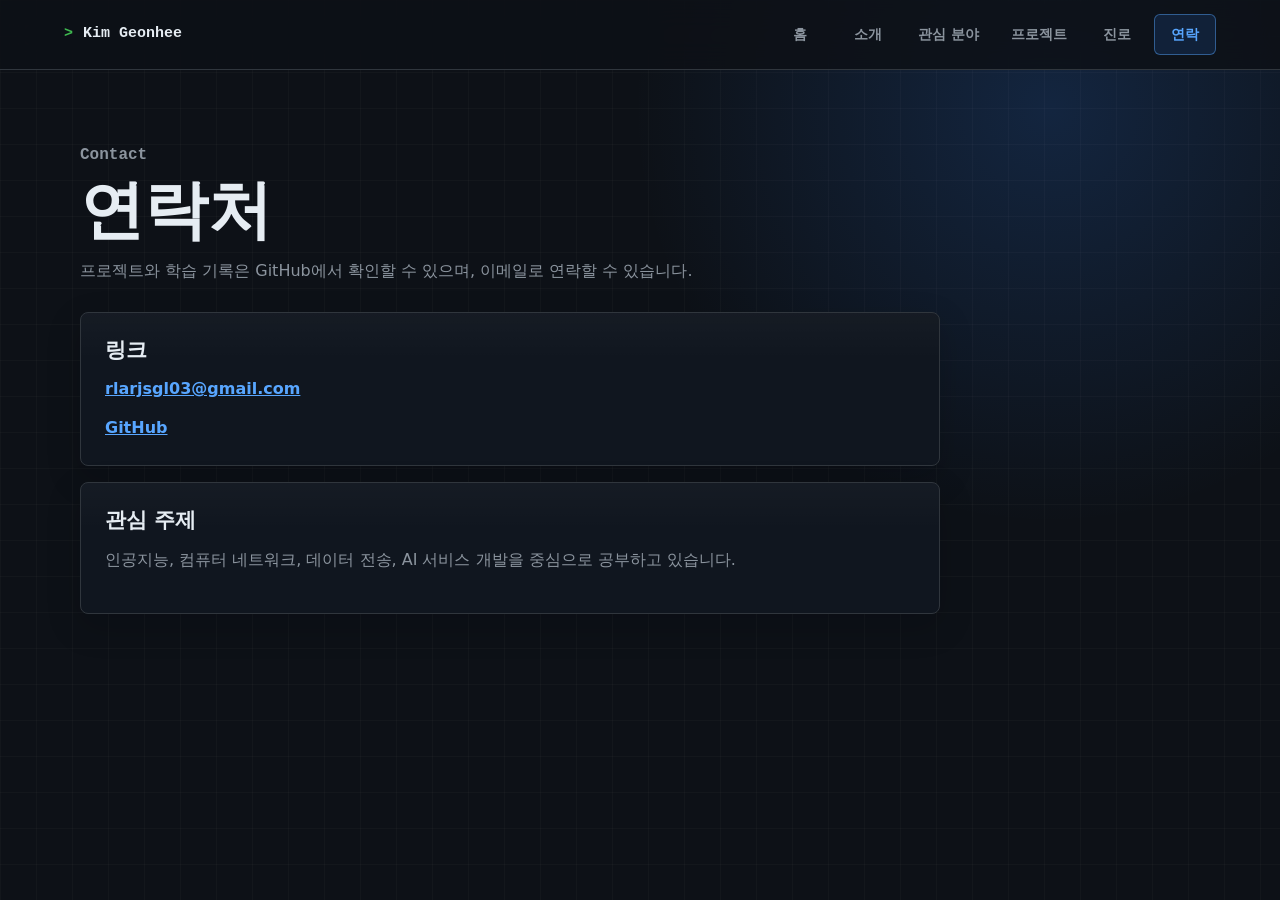
<file: contact.html>
<!doctype html>
<html lang="ko">
  <head>
    <meta charset="utf-8">
    <meta name="viewport" content="width=device-width, initial-scale=1">
    <title>연락 | 김건희 개인 홈페이지</title>
    <link rel="stylesheet" href="styles.css">
  </head>
  <body>
    <header class="site-header">
      <a class="brand" href="index.html#home">Kim Geonhee</a>
      <nav class="top-tabs" aria-label="메인 포트폴리오 섹션">
        <a href="index.html#home">홈</a>
        <a href="index.html#about">소개</a>
        <a href="index.html#interests">관심 분야</a>
        <a href="index.html#projects">프로젝트</a>
        <a href="index.html#career">진로</a>
        <a class="active" href="index.html#contact">연락</a>
      </nav>
    </header>

    <main class="page">
      <section class="page-title">
        <p class="eyebrow">Contact</p>
        <h1>연락처</h1>
        <p>프로젝트와 학습 기록은 GitHub에서 확인할 수 있으며, 이메일로 연락할 수 있습니다.</p>
      </section>

      <section class="stack">
        <article class="panel">
          <h2>링크</h2>
          <ul class="link-list">
            <li><a href="mailto:rlarjsgl03@gmail.com">rlarjsgl03@gmail.com</a></li>
            <li><a href="https://github.com/rlarjsl03" target="_blank" rel="noreferrer">GitHub</a></li>
          </ul>
        </article>

        <article class="panel">
          <h2>관심 주제</h2>
          <p>인공지능, 컴퓨터 네트워크, 데이터 전송, AI 서비스 개발을 중심으로 공부하고 있습니다.</p>
        </article>
      </section>
    </main>
  </body>
</html>
</file>
<file: styles.css>
:root {
  color-scheme: dark;
  --bg: #0d1117;
  --panel: #151b23;
  --panel-soft: #10161f;
  --ink: #e6edf3;
  --muted: #8b949e;
  --line: #30363d;
  --accent: #2f81f7;
  --accent-strong: #58a6ff;
  --green: #3fb950;
  --shadow: 0 24px 70px rgba(1, 4, 9, 0.36);
}

* {
  box-sizing: border-box;
}

html {
  scroll-behavior: smooth;
  scroll-padding-top: 88px;
}

body {
  margin: 0;
  min-height: 100vh;
  background:
    linear-gradient(rgba(255, 255, 255, 0.025) 1px, transparent 1px),
    linear-gradient(90deg, rgba(255, 255, 255, 0.025) 1px, transparent 1px),
    radial-gradient(circle at 82% 12%, rgba(47, 129, 247, 0.18), transparent 26rem),
    var(--bg);
  background-size: 36px 36px, 36px 36px, auto, auto;
  color: var(--ink);
  font-family: Inter, ui-sans-serif, system-ui, -apple-system, BlinkMacSystemFont, "Segoe UI",
    "Noto Sans KR", Arial, sans-serif;
  line-height: 1.65;
}

a {
  color: inherit;
}

.site-header {
  position: sticky;
  top: 0;
  z-index: 10;
  display: flex;
  align-items: center;
  justify-content: space-between;
  gap: 24px;
  min-height: 68px;
  padding: 14px clamp(18px, 5vw, 64px);
  background: rgba(13, 17, 23, 0.86);
  border-bottom: 1px solid var(--line);
  backdrop-filter: blur(16px);
}

.brand {
  display: inline-flex;
  align-items: center;
  gap: 10px;
  color: var(--ink);
  font-family: "SFMono-Regular", Consolas, "Liberation Mono", monospace;
  font-size: 15px;
  font-weight: 700;
  text-decoration: none;
}

.brand::before {
  content: ">";
  color: var(--green);
}

.top-tabs {
  display: flex;
  align-items: center;
  justify-content: flex-end;
  gap: 6px;
  flex-wrap: wrap;
  scrollbar-width: none;
}

.top-tabs::-webkit-scrollbar {
  display: none;
}

.top-tabs a {
  min-width: 62px;
  padding: 8px 12px;
  border: 1px solid transparent;
  border-radius: 6px;
  color: var(--muted);
  font-size: 14px;
  font-weight: 700;
  text-align: center;
  text-decoration: none;
}

.top-tabs a:hover,
.top-tabs a.active {
  border-color: rgba(88, 166, 255, 0.45);
  background: rgba(47, 129, 247, 0.14);
  color: var(--accent-strong);
}

main {
  width: min(1120px, calc(100% - 36px));
  margin: 0 auto;
  padding: 52px 0 80px;
}

.page-section {
  scroll-margin-top: 88px;
  padding: 128px 0;
  border-bottom: 1px solid rgba(48, 54, 61, 0.72);
}

.page-section:last-child {
  border-bottom: 0;
}

.profile-hero {
  display: grid;
  grid-template-columns: 300px minmax(0, 1fr);
  gap: clamp(30px, 6vw, 72px);
  align-items: center;
  min-height: calc(100vh - 150px);
  padding-top: 28px;
  padding-bottom: 70px;
}

.profile-photo {
  position: relative;
  display: grid;
  place-items: center;
  width: min(100%, 300px);
  aspect-ratio: 1.08;
  border: 1px solid var(--line);
  border-radius: 8px;
  background:
    linear-gradient(180deg, rgba(255, 255, 255, 0.04), transparent 24%),
    var(--panel);
  box-shadow: var(--shadow);
  color: var(--green);
  font-family: "SFMono-Regular", Consolas, "Liberation Mono", monospace;
  font-size: 78px;
  font-weight: 800;
}

.profile-photo::before {
  content: "";
  position: absolute;
  top: 14px;
  left: 14px;
  width: 10px;
  height: 10px;
  border-radius: 50%;
  background: #ff7b72;
  box-shadow: 18px 0 #f2cc60, 36px 0 var(--green);
}

.profile-photo::after {
  content: "student.profile";
  position: absolute;
  right: 16px;
  bottom: 14px;
  color: var(--muted);
  font-size: 13px;
  font-weight: 700;
}

.intro {
  max-width: 760px;
}

.eyebrow,
.panel-label {
  margin: 0 0 10px;
  color: var(--green);
  font-family: "SFMono-Regular", Consolas, "Liberation Mono", monospace;
  font-size: 13px;
  font-weight: 700;
  letter-spacing: 0;
  text-transform: none;
}

h1,
h2,
p {
  margin-top: 0;
}

h1 {
  margin-bottom: 14px;
  font-size: clamp(42px, 7vw, 80px);
  line-height: 1.02;
  letter-spacing: 0;
}

h2 {
  margin-bottom: 12px;
  font-size: 21px;
  line-height: 1.3;
}

h3 {
  margin: 0 0 10px;
  font-size: 19px;
  line-height: 1.35;
}

.subtitle {
  margin-bottom: 22px;
  color: var(--accent-strong);
  font-size: 19px;
  font-weight: 800;
}

.summary,
.page-title p,
.panel p,
.info-list,
.link-list {
  color: var(--muted);
  font-size: 16px;
}

.summary {
  max-width: 680px;
}

.quick-links {
  display: flex;
  gap: 12px;
  flex-wrap: wrap;
  margin-top: 30px;
}

.quick-links a,
.text-button {
  display: inline-flex;
  align-items: center;
  justify-content: center;
  min-height: 42px;
  padding: 9px 15px;
  border: 1px solid var(--line);
  border-radius: 6px;
  background: var(--panel);
  color: var(--ink);
  font-family: "SFMono-Regular", Consolas, "Liberation Mono", monospace;
  font-size: 14px;
  font-weight: 700;
  text-decoration: none;
}

.quick-links a:hover,
.text-button:hover {
  border-color: var(--accent-strong);
  color: var(--accent-strong);
}

.quick-links a:nth-child(2),
.text-button {
  background: rgba(47, 129, 247, 0.12);
  color: var(--accent-strong);
}

.content-grid {
  display: grid;
  grid-template-columns: repeat(3, minmax(0, 1fr));
  gap: 16px;
}

.stats-grid {
  display: grid;
  grid-template-columns: repeat(3, minmax(0, 1fr));
  gap: 16px;
  margin-bottom: 34px;
}

.stat-card {
  padding: 18px 20px;
  border: 1px solid var(--line);
  border-radius: 8px;
  background: rgba(21, 27, 35, 0.76);
}

.stat-card span {
  display: block;
  margin-bottom: 6px;
  color: var(--muted);
  font-family: "SFMono-Regular", Consolas, "Liberation Mono", monospace;
  font-size: 12px;
}

.stat-card strong {
  display: block;
  color: var(--ink);
  font-size: 22px;
  line-height: 1.25;
}

.section-block {
  margin-bottom: 28px;
}

.section-heading {
  max-width: 780px;
  margin-bottom: 28px;
}

.section-heading h2 {
  margin-bottom: 0;
  font-size: clamp(30px, 4vw, 44px);
}

.section-heading > p:last-child {
  margin-top: 12px;
  margin-bottom: 0;
  color: var(--muted);
}

.section-lead {
  font-size: 18px;
}

.subheading {
  margin-top: 34px;
  margin-bottom: 16px;
}

.subheading h3 {
  font-size: 25px;
}

.project-grid {
  display: grid;
  grid-template-columns: repeat(2, minmax(0, 1fr));
  gap: 16px;
}

.panel {
  min-width: 0;
  padding: 24px;
  border: 1px solid var(--line);
  border-radius: 8px;
  background:
    linear-gradient(180deg, rgba(255, 255, 255, 0.025), transparent 46px),
    var(--panel-soft);
  box-shadow: 0 12px 34px rgba(1, 4, 9, 0.18);
}

.panel:hover {
  border-color: rgba(88, 166, 255, 0.42);
}

.panel.wide {
  grid-column: span 2;
}

.project-card {
  display: flex;
  flex-direction: column;
  gap: 14px;
}

.project-card h3 {
  margin: 0;
  color: var(--ink);
  font-size: 22px;
  line-height: 1.3;
}

.project-card p {
  margin-bottom: 0;
}

.project-card .text-button {
  align-self: flex-start;
  margin-top: auto;
}

.featured-card {
  border-color: rgba(88, 166, 255, 0.48);
}

.card-actions {
  display: flex;
  gap: 10px;
  flex-wrap: wrap;
  margin-top: auto;
}

.project-card .card-actions .text-button {
  margin-top: 0;
}

.text-button.secondary {
  background: var(--panel);
  color: var(--ink);
}

.project-topline {
  display: flex;
  align-items: center;
  justify-content: space-between;
  gap: 12px;
}

.repo-name {
  color: var(--accent-strong);
  font-family: "SFMono-Regular", Consolas, "Liberation Mono", monospace;
  font-size: 14px;
  font-weight: 800;
}

.repo-language {
  flex: 0 0 auto;
  padding: 4px 8px;
  border-radius: 999px;
  font-family: "SFMono-Regular", Consolas, "Liberation Mono", monospace;
  font-size: 12px;
  font-weight: 800;
}

.repo-language.python {
  background: rgba(242, 204, 96, 0.13);
  color: #f2cc60;
}

.repo-language.cpp {
  background: rgba(255, 123, 114, 0.13);
  color: #ff7b72;
}

.repo-language.web {
  background: rgba(88, 166, 255, 0.13);
  color: var(--accent-strong);
}

.tag-list,
.link-list,
.note-list {
  display: flex;
  gap: 10px;
  flex-wrap: wrap;
  padding: 0;
  margin: 0;
  list-style: none;
}

.note-list {
  display: grid;
  gap: 8px;
  color: var(--muted);
  font-size: 15px;
}

.note-list li {
  position: relative;
  padding-left: 18px;
}

.note-list li::before {
  content: "";
  position: absolute;
  left: 0;
  top: 0.68em;
  width: 6px;
  height: 6px;
  border-radius: 50%;
  background: var(--green);
}

.tag-list li {
  padding: 7px 11px;
  border: 1px solid rgba(63, 185, 80, 0.32);
  border-radius: 6px;
  background: rgba(63, 185, 80, 0.09);
  color: #7ee787;
  font-family: "SFMono-Regular", Consolas, "Liberation Mono", monospace;
  font-size: 13px;
  font-weight: 700;
}

.page {
  padding-top: 72px;
}

.page-title {
  max-width: 760px;
  margin-bottom: 28px;
}

.page-title h1 {
  font-size: clamp(38px, 6vw, 64px);
}

.stack {
  display: grid;
  gap: 16px;
  max-width: 860px;
}

.info-list {
  display: grid;
  gap: 14px;
  margin: 0;
}

.info-list div {
  display: grid;
  grid-template-columns: 120px minmax(0, 1fr);
  gap: 16px;
  padding-bottom: 14px;
  border-bottom: 1px solid var(--line);
}

.info-list div:last-child {
  padding-bottom: 0;
  border-bottom: 0;
}

.info-list dt {
  color: var(--ink);
  font-family: "SFMono-Regular", Consolas, "Liberation Mono", monospace;
  font-weight: 800;
}

.info-list dd {
  margin: 0;
}

.about-grid {
  grid-template-columns: repeat(2, minmax(0, 1fr));
}

.about-grid .panel:first-child {
  grid-row: span 2;
}

.interest-grid .panel,
.web-section-grid .panel {
  height: 100%;
}

.detail-panel,
.implementation-panel {
  padding: clamp(24px, 4vw, 38px);
}

.detail-grid {
  display: grid;
  grid-template-columns: repeat(2, minmax(0, 1fr));
  gap: 28px;
}

.implementation-panel {
  margin-top: 16px;
}

.implementation-panel h3 {
  margin-bottom: 22px;
  font-size: 24px;
}

.tech-line {
  display: flex;
  gap: 18px;
  margin-top: 26px;
  padding-top: 20px;
  border-top: 1px solid var(--line);
}

.tech-line strong {
  flex: 0 0 auto;
  color: var(--green);
}

.tech-line span,
.learning-note {
  color: var(--muted);
}

.learning-note {
  margin: 18px 0 22px;
}

.learning-note strong {
  color: var(--ink);
}

.career-route {
  display: grid;
  grid-template-columns: repeat(5, minmax(0, 1fr));
  gap: 12px;
  padding: 0;
  margin: 0;
  list-style: none;
}

.career-route li {
  position: relative;
  min-width: 0;
  padding: 22px;
  border: 1px solid var(--line);
  border-radius: 8px;
  background: var(--panel-soft);
}

.career-route li:not(:last-child)::after {
  content: "→";
  position: absolute;
  top: 50%;
  right: -13px;
  z-index: 1;
  color: var(--accent-strong);
  transform: translateY(-50%);
}

.career-route li > span {
  display: block;
  margin-bottom: 12px;
  color: var(--green);
  font-family: "SFMono-Regular", Consolas, "Liberation Mono", monospace;
  font-size: 13px;
  font-weight: 800;
}

.career-route strong {
  display: block;
  line-height: 1.4;
}

.career-route p {
  margin: 10px 0 0;
  color: var(--muted);
  font-size: 14px;
}

.career-tags {
  margin-top: 24px;
}

.contact-section {
  min-height: 62vh;
}

.contact-section .section-heading {
  margin-bottom: 42px;
}

.contact-links {
  display: grid;
  grid-template-columns: repeat(2, minmax(0, 1fr));
  gap: 16px;
  max-width: 860px;
}

.contact-card {
  display: flex;
  flex-direction: column;
  align-items: flex-start;
  justify-content: center;
  gap: 8px;
  min-height: 128px;
  text-decoration: none;
}

.contact-card .panel-label {
  display: block;
  margin: 0;
}

.contact-card strong {
  display: block;
  color: var(--accent-strong);
  font-size: 18px;
  line-height: 1.45;
  overflow-wrap: anywhere;
}

a:focus-visible {
  outline: 2px solid var(--accent-strong);
  outline-offset: 3px;
}

.link-list {
  display: grid;
  gap: 12px;
}

.link-list a {
  color: var(--accent-strong);
  font-weight: 800;
}

.note-list a {
  color: var(--accent-strong);
  font-weight: 800;
  text-decoration: none;
}

.note-list a:hover {
  text-decoration: underline;
}

@media (max-width: 820px) {
  .site-header {
    gap: 12px;
    padding-inline: 18px;
  }

  .top-tabs {
    flex: 1 1 auto;
    justify-content: flex-start;
    flex-wrap: nowrap;
    min-width: 0;
    overflow-x: auto;
  }

  .top-tabs a {
    flex: 0 0 auto;
  }

  .profile-hero {
    grid-template-columns: 1fr;
    min-height: auto;
    padding-top: 12px;
  }

  .profile-photo {
    width: 210px;
  }

  .content-grid {
    grid-template-columns: 1fr;
  }

  .about-grid .panel:first-child {
    grid-row: auto;
  }

  .stats-grid,
  .project-grid {
    grid-template-columns: 1fr;
  }

  .panel.wide {
    grid-column: auto;
  }

  .detail-grid,
  .contact-links {
    grid-template-columns: 1fr;
  }

  .career-route {
    grid-template-columns: 1fr;
  }

  .career-route li:not(:last-child)::after {
    content: "↓";
    top: auto;
    right: auto;
    bottom: -17px;
    left: 28px;
    transform: none;
  }
}

@media (max-width: 520px) {
  main {
    width: min(100% - 28px, 1120px);
    padding-top: 34px;
  }

  .site-header {
    padding: 10px 14px;
  }

  .brand {
    display: none;
  }

  .top-tabs {
    display: grid;
    grid-template-columns: repeat(6, minmax(0, 1fr));
    width: 100%;
    gap: 2px;
    overflow: visible;
  }

  .top-tabs a {
    min-width: auto;
    padding: 7px 2px;
    font-size: 11px;
    white-space: nowrap;
  }

  .panel {
    padding: 22px;
  }

  .info-list div {
    grid-template-columns: 1fr;
    gap: 4px;
  }

  .page-section {
    padding: 84px 0;
  }

  .profile-hero {
    padding-top: 20px;
  }

  .profile-photo {
    width: 180px;
  }

  .tech-line {
    flex-direction: column;
    gap: 5px;
  }
}

@media (prefers-reduced-motion: reduce) {
  html {
    scroll-behavior: auto;
  }
}
</file>
